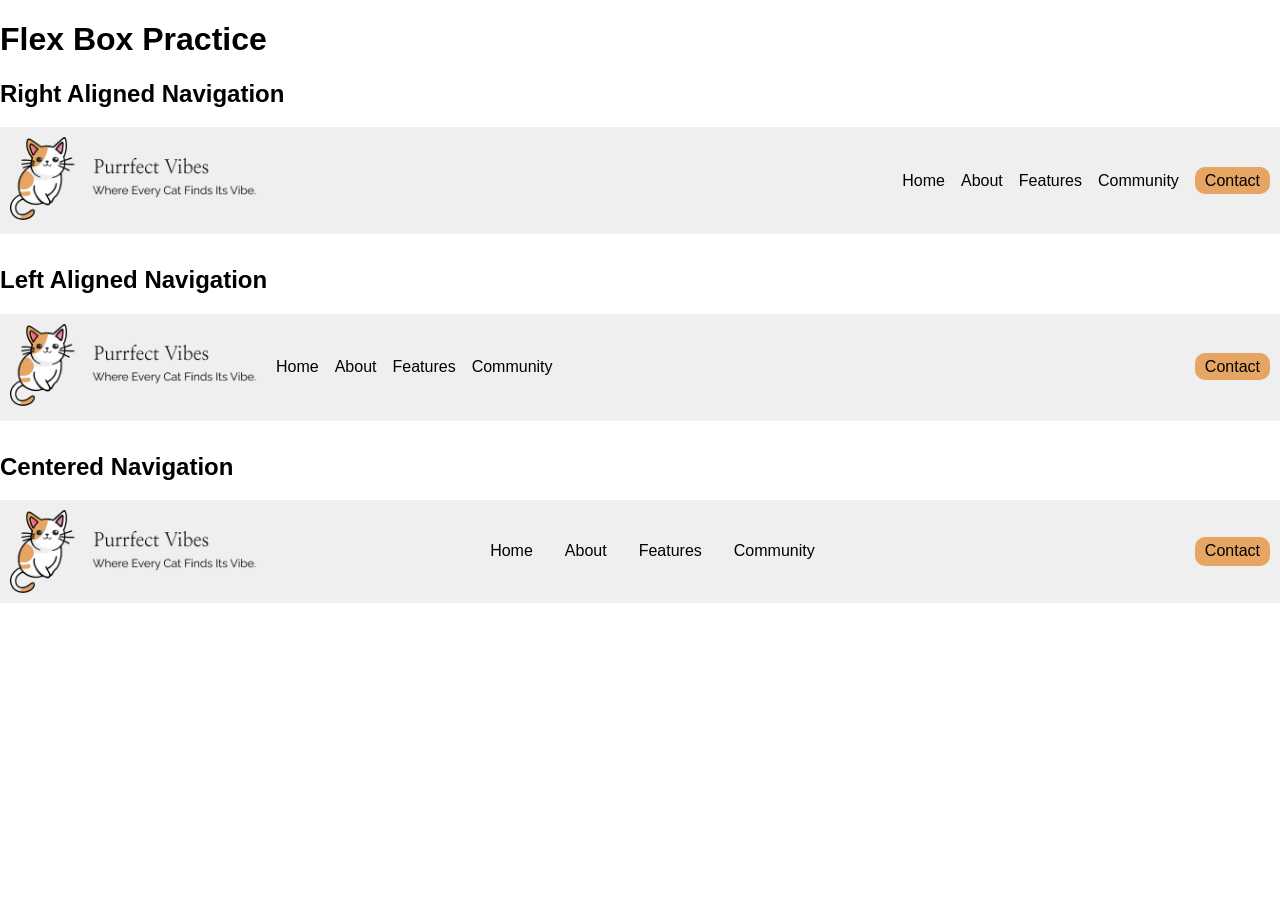
<file: beginning/part1/index.html>
<!DOCTYPE html>
<html lang="en">
<head>
    <meta charset="UTF-8">
    <meta name="viewport" content="width=device-width, initial-scale=1.0">
    <title>Flex Box Layout Practice</title>
    <link rel="stylesheet" href="css/normalize.css">
    <link rel="stylesheet" href="css/styles.css">
</head>
<body>
    <h1>Flex Box Practice</h1>
    <h2>Right Aligned Navigation</h2>
    <nav class="nav1">
        <ul>
            <li><img src="assets/logo.png" alt="logo"></li>
            <li><a href="#">Home</a></li>
            <li><a href="#">About</a></li>
            <li><a href="#">Features</a></li>
            <li><a href="#">Community</a></li>
            <li><a href="#" class="button">Contact</a></li>
        </ul>
    </nav>

    <h2>Left Aligned Navigation</h2>
    <nav class="nav2">
        <ul>
            <li><img src="assets/logo.png" alt="logo"></li>
            <li><a href="#">Home</a></li>
            <li><a href="#">About</a></li>
            <li><a href="#">Features</a></li>
            <li><a href="#">Community</a></li>
            <li><a href="#" class="button">Contact</a></li>
        </ul>
    </nav>

    <h2>Centered Navigation</h2>
    <nav class="nav3">
        <img src="assets/logo.png" alt="logo">
        <ul>            
            <li><a href="#">Home</a></li>
            <li><a href="#">About</a></li>
            <li><a href="#">Features</a></li>
            <li><a href="#">Community</a></li>            
        </ul>
        <a href="#" class="button">Contact</a>
    </nav>
</body>
</html>
</file>
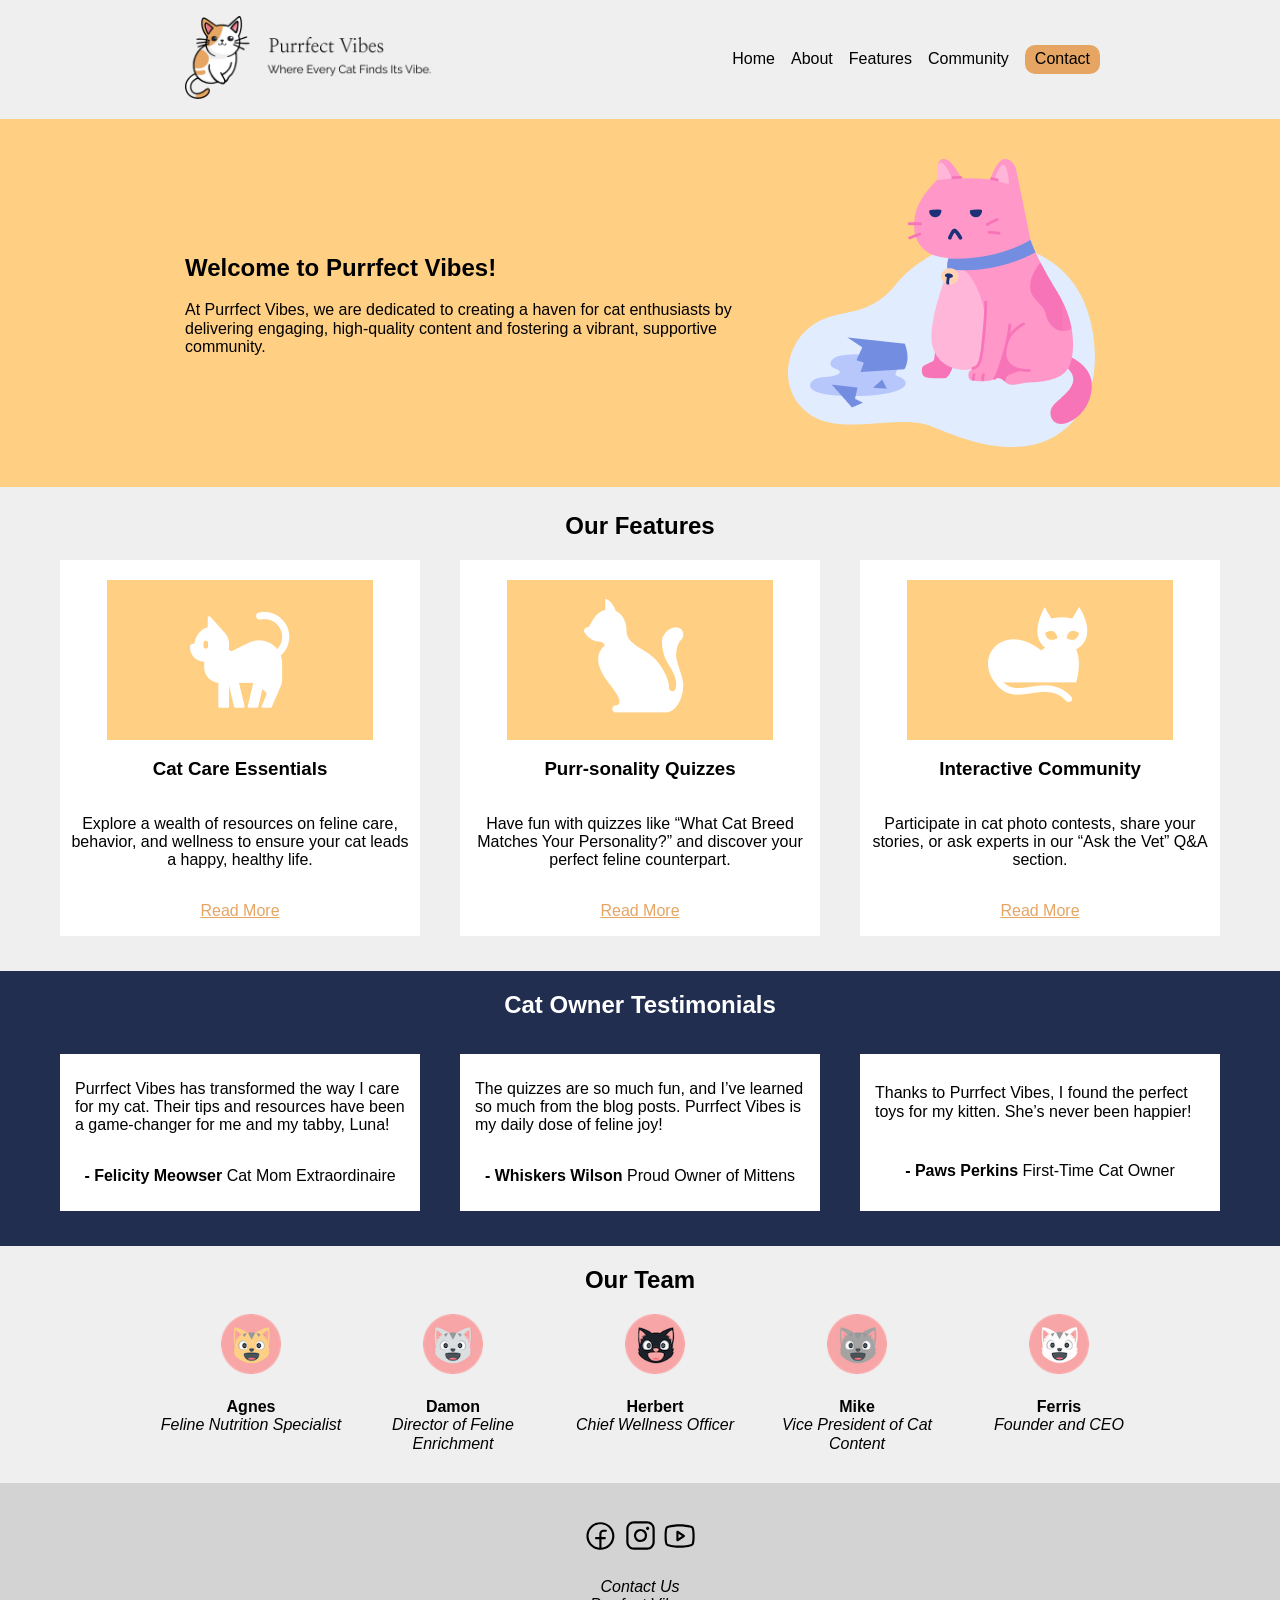
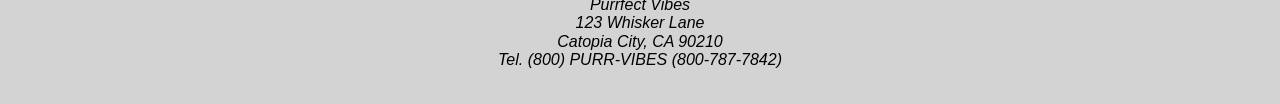
<file: beginning/part2/index.html>
<!DOCTYPE html>
<html lang="en">
<head>
    <meta charset="utf-8">
    <title>Welcome to Purrfect Vibes - Flexible Box</title>
    <link rel="stylesheet" href="css/normalize.css">
    <link rel="stylesheet" href="css/style.css">
</head>
<body>
<header>
    <nav>
        <ul>
            <li><a href="#"><img src=".//images/logo.png"></a></li>
            <li><a href="#">Home</a></li>
            <li><a href="#">About</a></li>
            <li><a href="#">Features</a></li>
            <li><a href="#">Community</a></li>
            <li class="button"><a href="#">Contact</a></li>
        </ul>
    </nav>
</header>
<section class="hero"> 
        <article>
            <h2>Welcome to Purrfect Vibes!</h2>
            <p>At Purrfect Vibes, we are dedicated to creating a haven for cat enthusiasts by delivering engaging, high-quality content and fostering a vibrant, supportive community.</p>  
        </article>
        <img src="images/hero-cat.png">      
</section>
<section class="features">
        <h2>Our Features</h2>
        <div class="feature_box">
            <div>
                <img src="images/cat-care.jpg">
                <h3>Cat Care Essentials</h3>
                <p>Explore a wealth of resources on feline care, behavior, and wellness to ensure your cat leads a happy, healthy life.</p>
                <p><a href="#">Read More</a></p>
            </div>
            <div>
                <img src="images/cat-quizzes.jpg">
                <h3>Purr-sonality Quizzes</h3>
                <p>Have fun with quizzes like “What Cat Breed Matches Your Personality?” and discover your perfect feline counterpart.</p>
                <p><a href="#">Read More</a></p>
            </div>
            <div>
                <img src="images/cat-community.jpg">
                <h3>Interactive Community</h3>
                <p>Participate in cat photo contests, share your stories, or ask experts in our “Ask the Vet” Q&A section.</p>
                <p><a href="#">Read More</a></p>
            </div> 
        </div>       
</section>
<section class="testimonials">        
        <h2>Cat Owner Testimonials</h2>
        <div class="testimonial_box">
            <div>
                <p>Purrfect Vibes has transformed the way I care for my cat. Their tips and resources have been a game-changer for me and my tabby, Luna!</p>
                <p>
                    <strong>- Felicity Meowser</strong>
                    Cat Mom Extraordinaire
                </p>
            </div>        
            <div>
                <p>The quizzes are so much fun, and I’ve learned so much from the blog posts. Purrfect Vibes is my daily dose of feline joy!</p>
                <p>
                    <strong>- Whiskers Wilson</strong>
                    Proud Owner of Mittens
                </p>
            </div>        
            <div>
                <p>Thanks to Purrfect Vibes, I found the perfect toys for my kitten. She’s never been happier!</p>
                <p>
                    <strong>- Paws Perkins</strong>
                    First-Time Cat Owner
                </p>
            </div>
        </div>    
</section>   
<section class="team">
        <h2>Our Team</h2>
        <div class="team_items">
            <div>
                <img src="images/head-agnes.png">               
                <p><strong>Agnes</strong></p>
                <p><em>Feline Nutrition Specialist</em></p>
            </div>
            <div>
                <img src="images/head-damon.png">               
                <p><strong>Damon</strong></p> 
                <p><em>Director of Feline Enrichment</em></p>
            </div>
            <div>
                <img src="images/head-herbert.png">               
                <p><strong>Herbert</strong></p> 
                <p><em>Chief Wellness Officer</em></p>
            </div>
            <div>   
                <img src="images/head-mike.png">            
                <p><strong>Mike</strong></p> 
                <p><em>Vice President of Cat Content</em></p>
            </div>
            <div>  
                <img src="images/head-ferris.png">              
                <p><strong>Ferris</strong></p> 
                <p><em>Founder and CEO</em></p>
            </div>
        </div>
</section>       
<footer>
        <div>
            <a href="#"><img src="images/facebook.svg"></a>
            <a href="#"><img src="images/instagram.svg"></a>
            <a href="#"><img src="images/youtube.svg"></a>
        </div>
        <address>
            <div>Contact Us</div>
            <div>Purrfect Vibes</div>
            <div>123 Whisker Lane</div>
            <div>Catopia City, CA 90210</div>
            <div>Tel. (800) PURR-VIBES (800-787-7842)</div>
        </address>  
</footer>    
</body>
</html>
</file>
<file: beginning/part1/css/styles.css>
body {
    font-size: 16px;
    font-family: Verdana, Geneva, Tahoma, sans-serif;
}
a {
    text-decoration: none;
    color: #000
}
a:hover {
    color: #e6a563;
}
nav {
    background-color: #efefef;
    padding: 10px;
    margin-bottom: 2em;
}
nav img {
    width: 250px;
}
nav ul {
    list-style-type: none;
    padding: 0;
}
.button {
    background-color: #e6a563;
    border-radius: 10px;
    padding: 5px 10px;
}

.nav1 ul {
    display: flex;
    align-items: center;
    justify-content: flex-end;
    gap: 1em;
    margin-top: 0;
    margin-bottom: 0;
}

.nav1 li:first-child {
    margin-right: auto;
}

.nav2 ul {
    display: flex;
    align-items: center;
    gap: 1em;
    margin-top: 0;
    margin-bottom: 0;
}

.nav2 li:last-child {
    order: 1;
    margin-left: auto;
}

.nav2 li:first-child {
    order: -1;
}

.nav3 {
    display: flex;
    align-items: center;
    justify-content: space-evenly;
}

.nav3 img {
    margin-right: auto;
}

.nav3 a {
    margin-left: auto ;
}

.nav3 ul {
    display: flex;
    justify-content: center;
    margin-right: 150px;
}

.nav3 li {
    margin: 0 1em;
}
</file>
<file: beginning/part2/css/style.css>
body {
    background-color: #efefef;
    font-family: Arial, Helvetica, sans-serif;
}

a {
    text-decoration: none;
    color: #000;
}

.features a {
    text-decoration: underline;
    color: #e6a563;
}

ul {
    list-style: none;
}

/* Header/Nav */

header {
    margin: 1px 130px 0px 135px;
}

nav img {
    width: 250px;
}

nav ul{
    display: flex;
    align-items: center;
    justify-content: flex-end;
    gap: 1em;
    padding: 0 50px;
}

nav li:first-child {
    margin-right: auto;
}

.button {
    background-color: #e6a563;
    border-radius: 10px;
    padding: 5px 10px;
}

/* Hero Section */

.hero {
    background-color: #ffcf83;
    padding: 40px 135px 40px 155px;
    display: flex;
    align-items: center;
    justify-content: space-around;
}

.hero article {
    width: 550px;
    margin: 10px 30px;
    gap: 1em;
}

.hero img{
    margin-left: auto;
    margin-right: 50px;
}

/* Features */

.features h2 {
    display: flex;
    justify-content: center;
    margin-top: 25px;
    margin-bottom: 5px;
}

.feature_box {
    display: flex;
    align-content: center;
    justify-content: center;
    gap: 10px;
}

.feature_box div {
    background-color: #fff;
    width: 350px;
    padding: 20px 5px 0 5px;
    margin: 15px;
    text-align: center;
    display: flex;
    flex-direction: column;
    align-items: center;
    justify-content: space-evenly;
}

/* Testimonials */

.testimonials {
    background-color: #222e50;
    padding-bottom: 20px;
}

.testimonials h2 {
    color: #fff;
    display: flex;
    align-items: center;
    justify-content: center;
    padding-top: 20px;
}

.testimonial_box {
    margin-top: 10px;
    display: flex;
    flex-direction: row;
    align-content: center;
    justify-content: center;
    gap: 10px;
}

.testimonial_box div {
    background-color: #fff;
    width: 330px;
    padding: 10px 15px;
    margin: 15px;
    text-align: left;
    display: flex;
    flex-direction: column;
    align-items: center;
    justify-content: space-around;
}

/* Our Team */

.team h2{
    display: flex;
    justify-content: center;
    text-align: center;
}

.team_items {
    display: flex;
    flex-direction: row;
    justify-content: space-evenly;
    align-content: center;
    text-align: center;
    padding: 0px 120px 30px 120px;
}

.team_items img {
    width: 60px;
    margin-bottom: 20px;
}

.team_items p {
    margin: 0;
}

.team_items div {
    /* margin-right: 40px; */
    width: 230px;
    gap: 100px;
}

.team_items div:first-of-type{
    padding-left: 30px;
}

/* Contact us */

footer {
    background-color: #d3d3d3;
    display: flex;
    flex-direction: column;
    align-items: center;
    text-align: center;
    padding: 35px;
}

footer img {
    width: 35px;
    padding-bottom: 20px;
}
</file>
